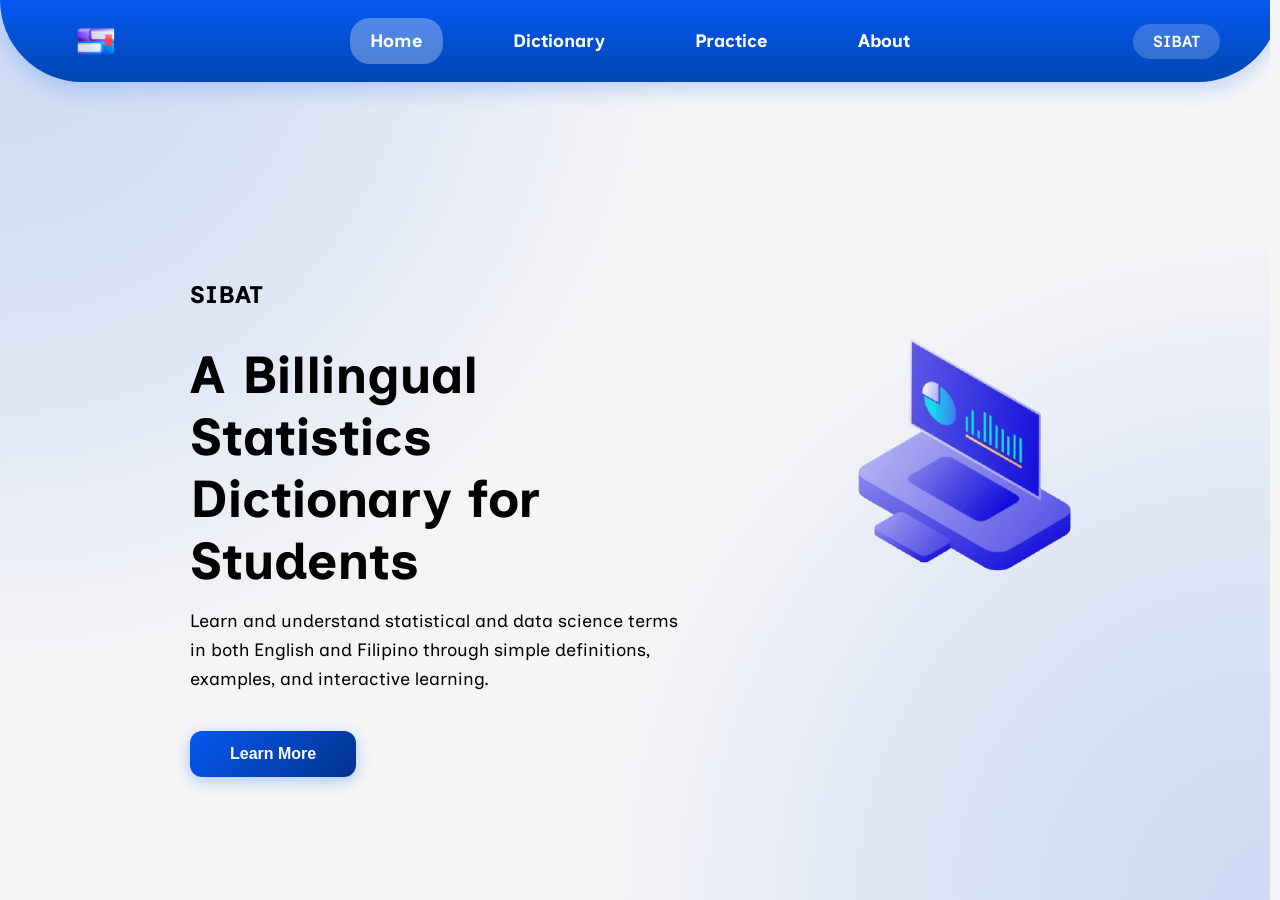
<file: index.html>
<!DOCTYPE html>
<html lang="en">
<head>
    <meta charset="UTF-8">
    <meta name="viewport" content="width=device-width, initial-scale=1.0">
    <title>SIBAT | A Billingual Statistics Dictionary for Students</title>
    <link rel="stylesheet" href="css/style.css">
    <link href="https://fonts.googleapis.com/css2?family=Inclusive-sans:wght@300;400;500;600;700&display=swap" rel="stylesheet">
    <script src="js/script.js"></script>
</head>
<body>
    <nav class="navbar home-navbar">
        <img src="images/logo.png" alt="Logo">

        <a href="index.html" class="active">Home</a>
        <a href="html/dictionary.html">Dictionary</a>
        <a href="html/quiz.html">Practice</a>
        <a href="html/about.html">About</a>
        <span class="demo-title">SIBAT</span>
    </nav>

    <div class="home-container">
        <div class="textarea">
            <h5>SIBAT</h5>
            <h1>A Billingual Statistics <br>
                Dictionary for Students
            </h1>
            <p>Learn and understand statistical and data science terms<br>
               in both English and Filipino through simple definitions,<br>
               examples, and interactive learning.
            </p>
            <button class="learnmore" onclick="window.location.href='html/dictionary.html'">Learn More</button>
        </div>
        <div class="imagearea">
            <img src="images/home-image.png" alt="Image">
        </div>
    </div>

    
</body>
</html>
</file>
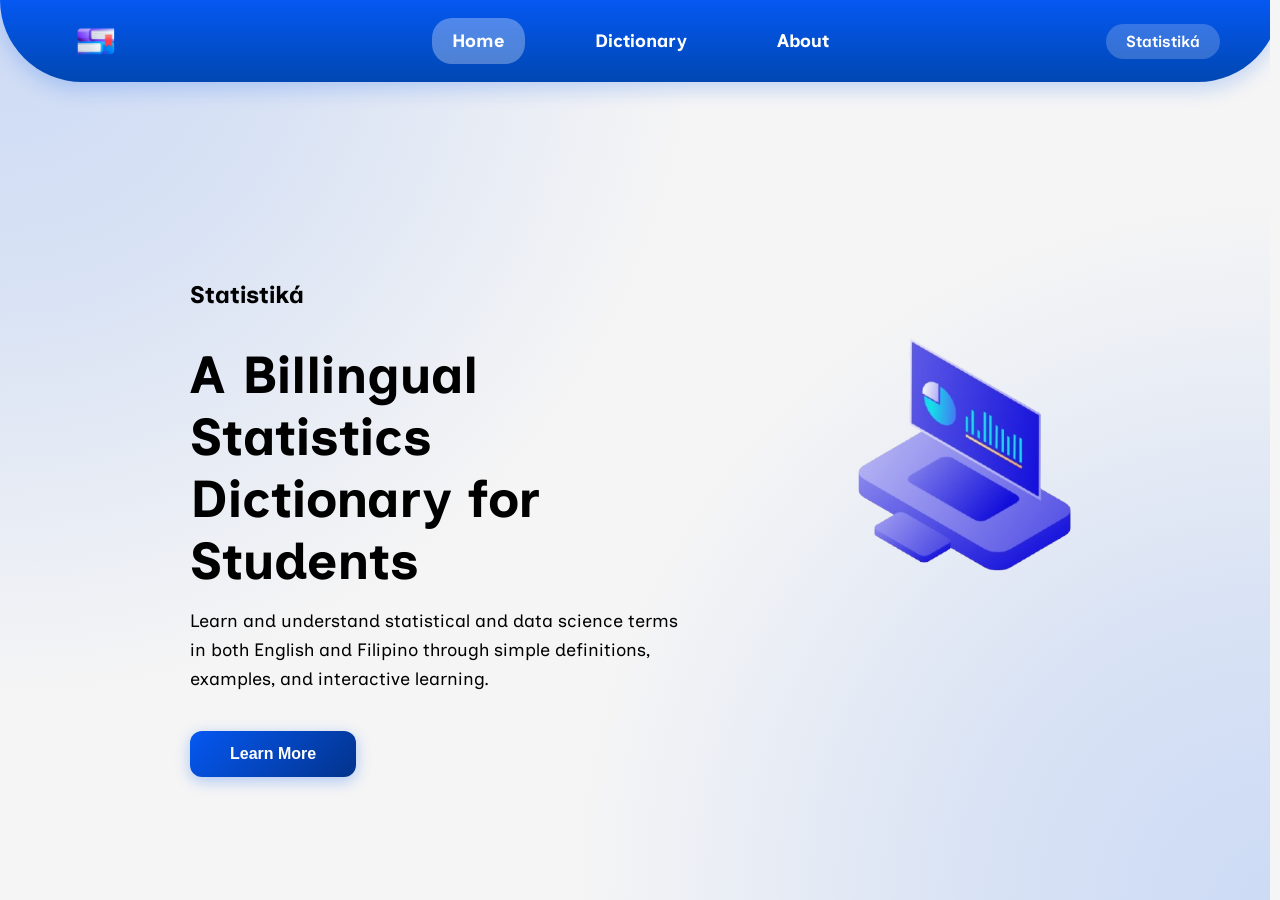
<file: home.html>
<!DOCTYPE html>
<html lang="en">
<head>
    <meta charset="UTF-8">
    <meta name="viewport" content="width=device-width, initial-scale=1.0">
    <title>Demo</title>
    <link rel="stylesheet" href="/css/style.css">
    <link href="https://fonts.googleapis.com/css2?family=Inclusive-sans:wght@300;400;500;600;700&display=swap" rel="stylesheet">
    <script src="/js/script.js" defer></script>
</head>
<body>
    <nav class="navbar home-navbar">
        <img src="/images/logo.png" alt="Logo">

        <a href="home.html" class="active">Home</a>
        <a href="/html/dictionary.html">Dictionary</a>
        <a href="/html/about.html">About</a>
        <span class="demo-title">Statistiká</span>
    </nav>

    <div class="home-container">
        <div class="textarea">
            <h5>Statistiká</h5>
            <h1>A Billingual Statistics <br>
                Dictionary for Students
            </h1>
            <p>Learn and understand statistical and data science terms<br>
               in both English and Filipino through simple definitions,<br>
               examples, and interactive learning.
            </p>
            <button class="learnmore" onclick="window.location.href='dictionary.html'">Learn More</button>
        </div>
        <div class="imagearea">
            <img src="/images/home-image.png" alt="Image">
        </div>
    </div>

    
</body>
</html>
</file>
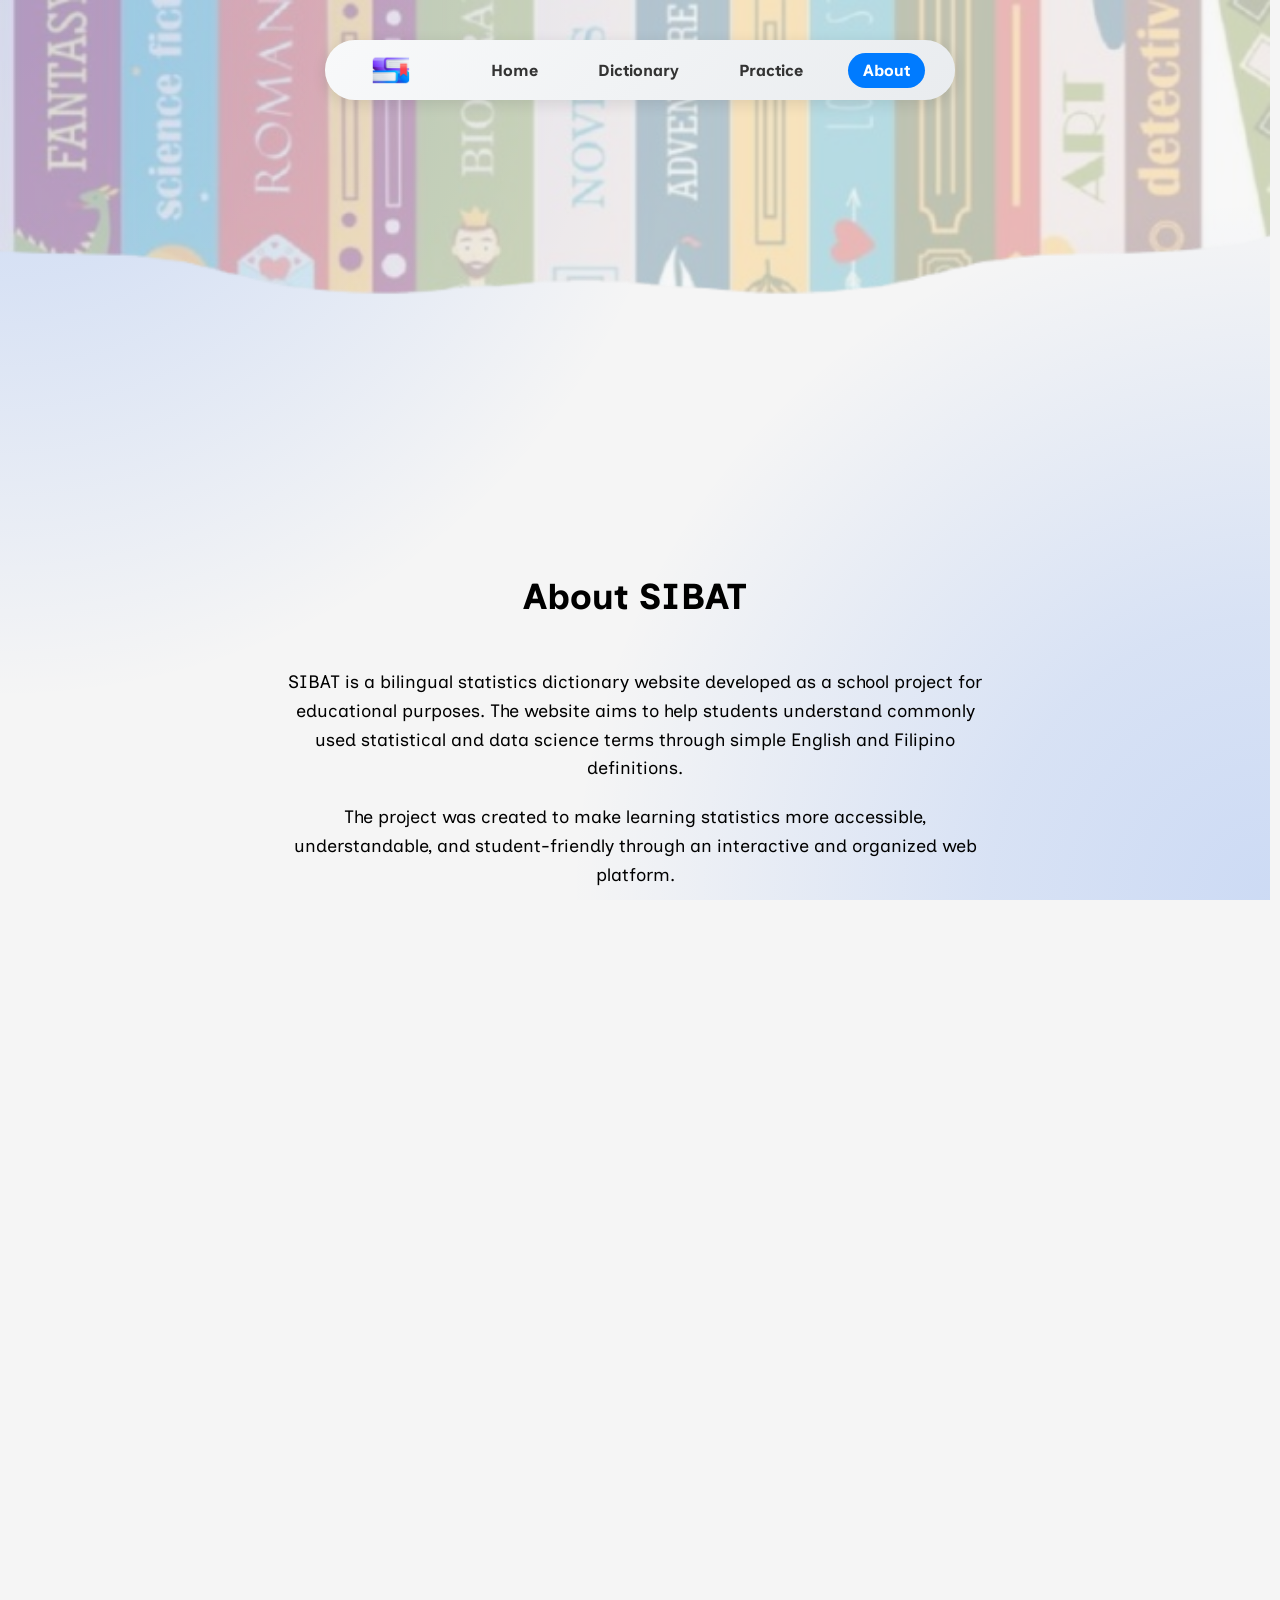
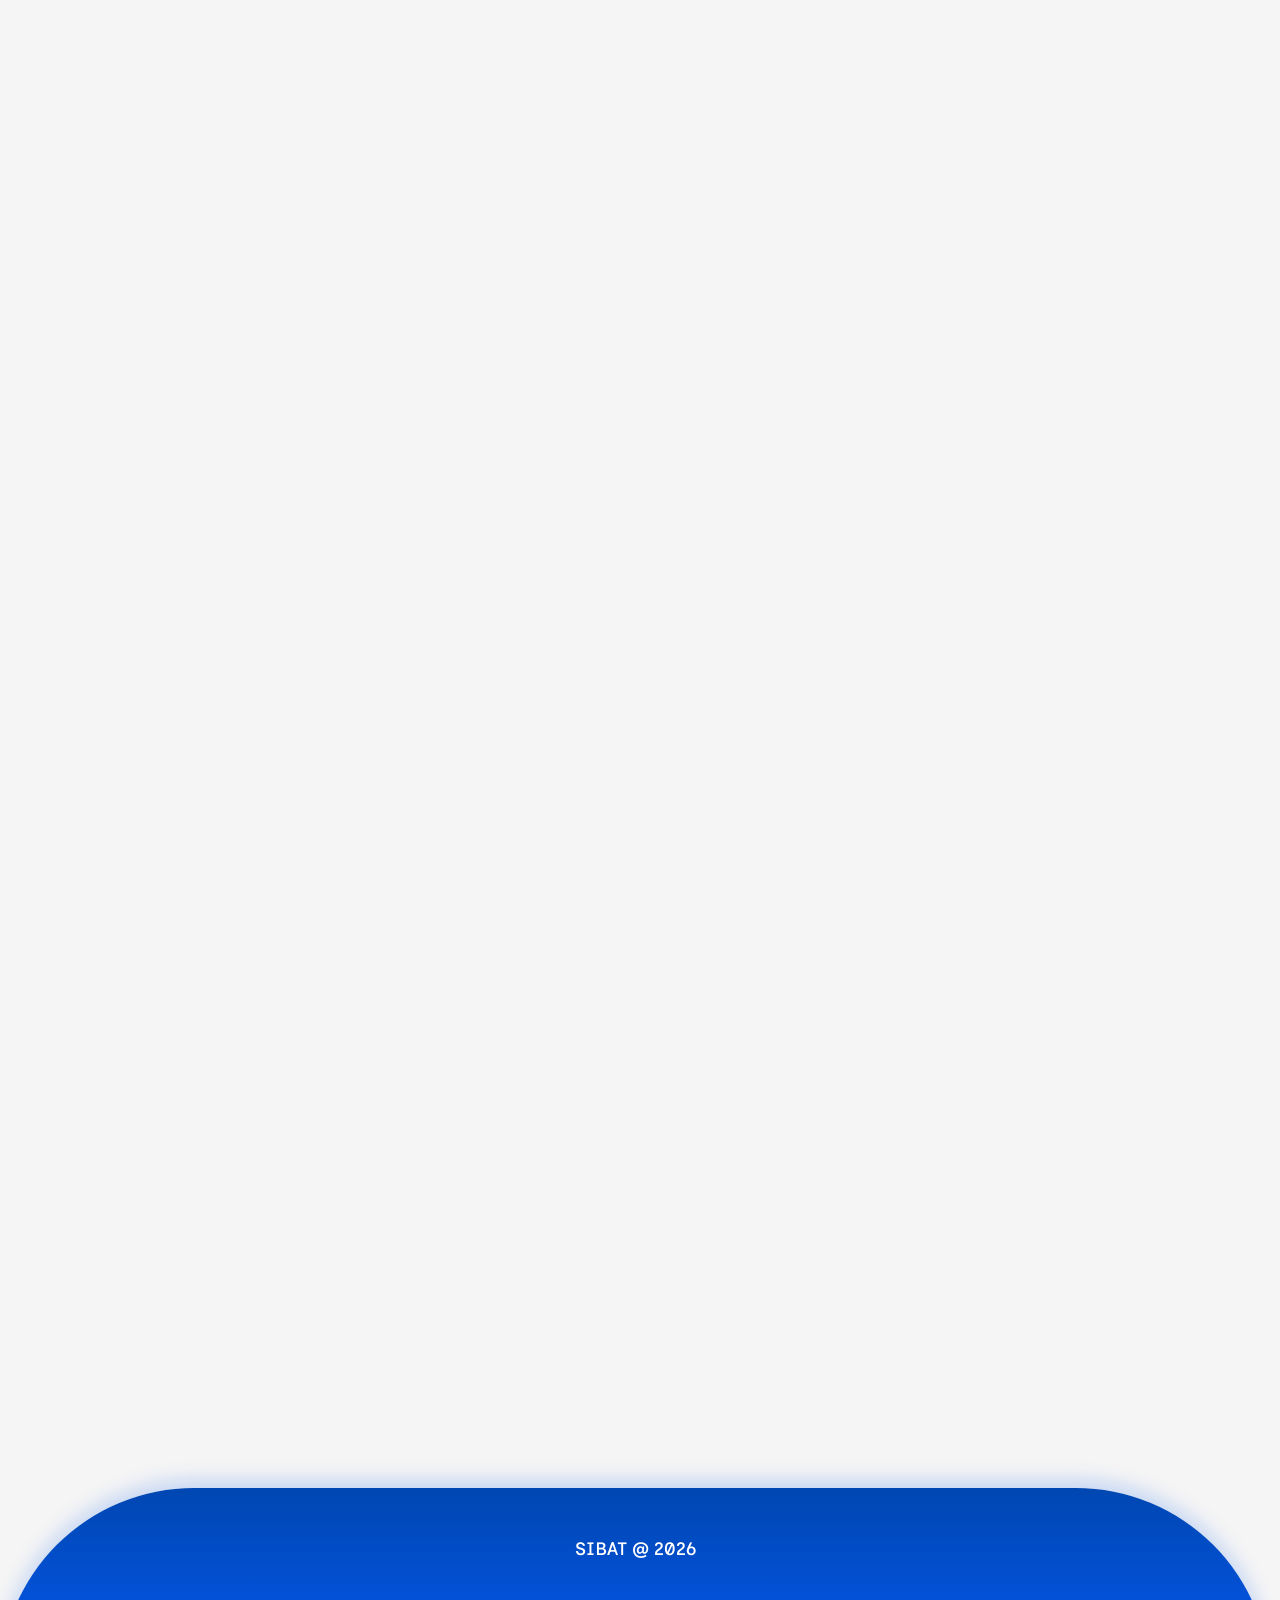
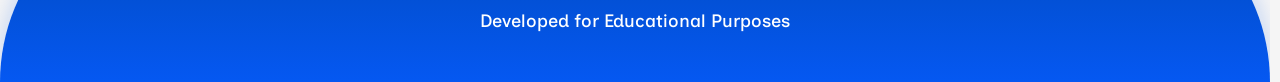
<file: html/about.html>
<!DOCTYPE html>
<html lang="en">
<head>
    <meta charset="UTF-8">
    <meta name="viewport" content="width=device-width, initial-scale=1.0">
    <title>About SIBAT</title>
    <link rel="stylesheet" href="../css/style.css">
    <link href="https://fonts.googleapis.com/css2?family=Inclusive-sans:wght@300;400;500;600;700&display=swap" rel="stylesheet">
</head>
<body>
    <nav class="navbar">
        <img src="../images/logo.png" alt="Logo">

        <a href="../index.html">Home</a>
        <a href="dictionary.html">Dictionary</a>
        <a href="quiz.html">Practice</a>
        <a href="about.html" class="active">About</a>
    </nav>
    
    <img id="books-bg" src="../images/books-bg.png" alt="bookdesign">
    <div class="about-demo animate-on-scroll slide-bottom">
        <h2>About SIBAT</h2>
        <p>SIBAT is a bilingual statistics dictionary website developed as a school project for educational purposes. The website aims to help students understand commonly used statistical and data science terms through simple English and Filipino definitions.</p>
        <p>The project was created to make learning statistics more accessible, understandable, and student-friendly through an interactive and organized web platform.</p>
    </div>
    <div class="objectives">
        <h2 class="animate-on-scroll slide-left">Objectives</h2>
        <div class="containers">
            <div class="obj-cards animate-on-scroll slide-left" id="blue-card">
                <img src="../images/icons/icon1.png" alt="icon">
                <p>To provide bilingual definitions of statistical terms</p>
            </div>
            <div class="obj-cards animate-on-scroll slide-top" id="green-card">
                <img src="../images/icons/icon2.png" alt="icon">
                <p>To help students understand statistics more easily</p>
            </div>
            <div class="obj-cards animate-on-scroll slide-right" id="yellow-card">
                <img src="../images/icons/icon3.png" alt="icon">
                <p>To organize statistical concepts into categories</p>
            </div>
            <div class="obj-cards animate-on-scroll slide-left" id="orange-card">
                <img src="../images/icons/icon4.png" alt="icon">
                <p>To create an interactive educational website</p>
            </div>
            <div class="obj-cards animate-on-scroll slide-right" id="purple-card">
                <img src="../images/icons/icon5.png" alt="icon">
                <p>To support learning using English and Filipino language</p>
            </div>
        </div>
    </div>

    <div class="purpose-card animate-on-scroll slide-bottom">
        <h2>Purpose of the Website</h2>
        <p>Many students find statistics difficult because of <br>
           technical and unfamiliar terminology. This website <br>
           serves as a learning aid that simplifies these terms <br>
           using clear explanations and bilingual translations.</p>
        <p id="paragraph">The platform also promotes easier navigation and <br>
            faster access to important statistical concepts.</p>
    </div>

    <footer class="footer"> 
        <p>SIBAT @ 2026</p>
        <p>Developed for Educational Purposes</p>
    </footer>

    <script src="/js/script.js"></script>
</body>
</html>
</file>
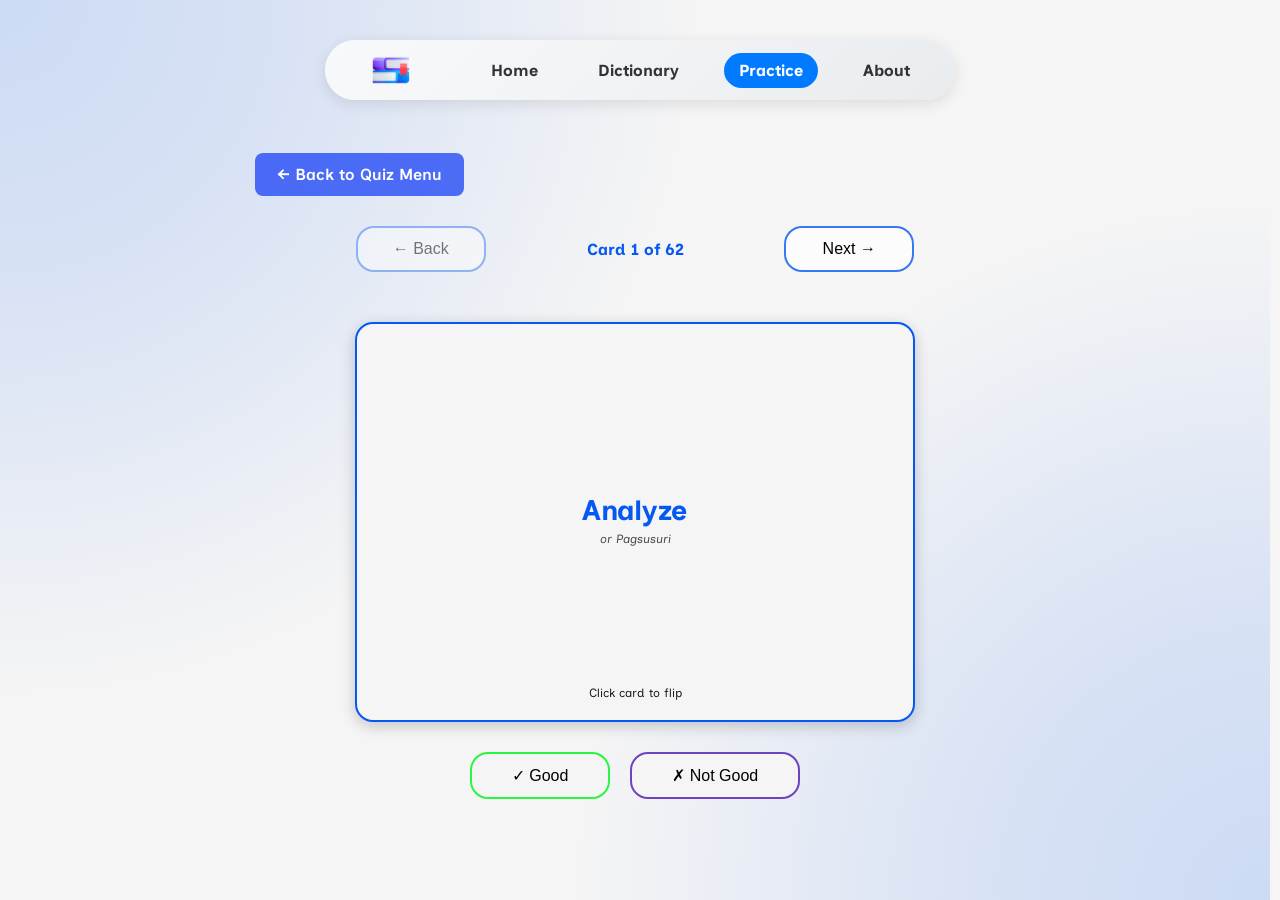
<file: html/flashcard.html>
<!DOCTYPE html>
<html lang="en">
<head>
    <meta charset="UTF-8">
    <meta name="viewport" content="width=device-width, initial-scale=1.0">
    <title>Flashcard Study - Dictionary Website</title>
    <link rel="stylesheet" href="../css/style.css">
    <link href="https://fonts.googleapis.com/css2?family=Inclusive-sans:wght@300;400;500;600;700&display=swap" rel="stylesheet">
    <style>
        
    </style>
</head>
<body>
    <nav class="navbar">
        <img src="../images/logo.png" alt="Logo">
        <a href="../index.html">Home</a>
        <a href="dictionary.html">Dictionary</a>
        <a href="quiz.html" class="active">Practice</a>
        <a href="about.html">About</a>
    </nav>

    <div class="flashcard-study-container">
        <a href="quiz.html" class="back-to-quiz-btn">← Back to Quiz Menu</a>
        <div class="flashcard-navigation">
            <button class="nav-arrow prev-btn">← Back</button>
            <div class="flashcard-progress">Card 1 of 30</div>
            <button class="nav-arrow next-btn">Next →</button>
        </div>
        
        <div class="flashcard-container">
            <div class="flashcard-inner">
                <div class="flashcard-front">
                    <p>Loading flashcard...</p>
                </div>
                <div class="flashcard-back">
                    <p>Loading flashcard...</p>
                </div>
            </div>
        </div>

        <div class="flashcard-rating">
            <button class="rating-btn good-btn">✓ Good</button>
            <button class="rating-btn bad-btn">✗ Not Good</button>
        </div>
    </div>

    <script src="../js/flashcard.js"></script>
</body>
</html>
</file>
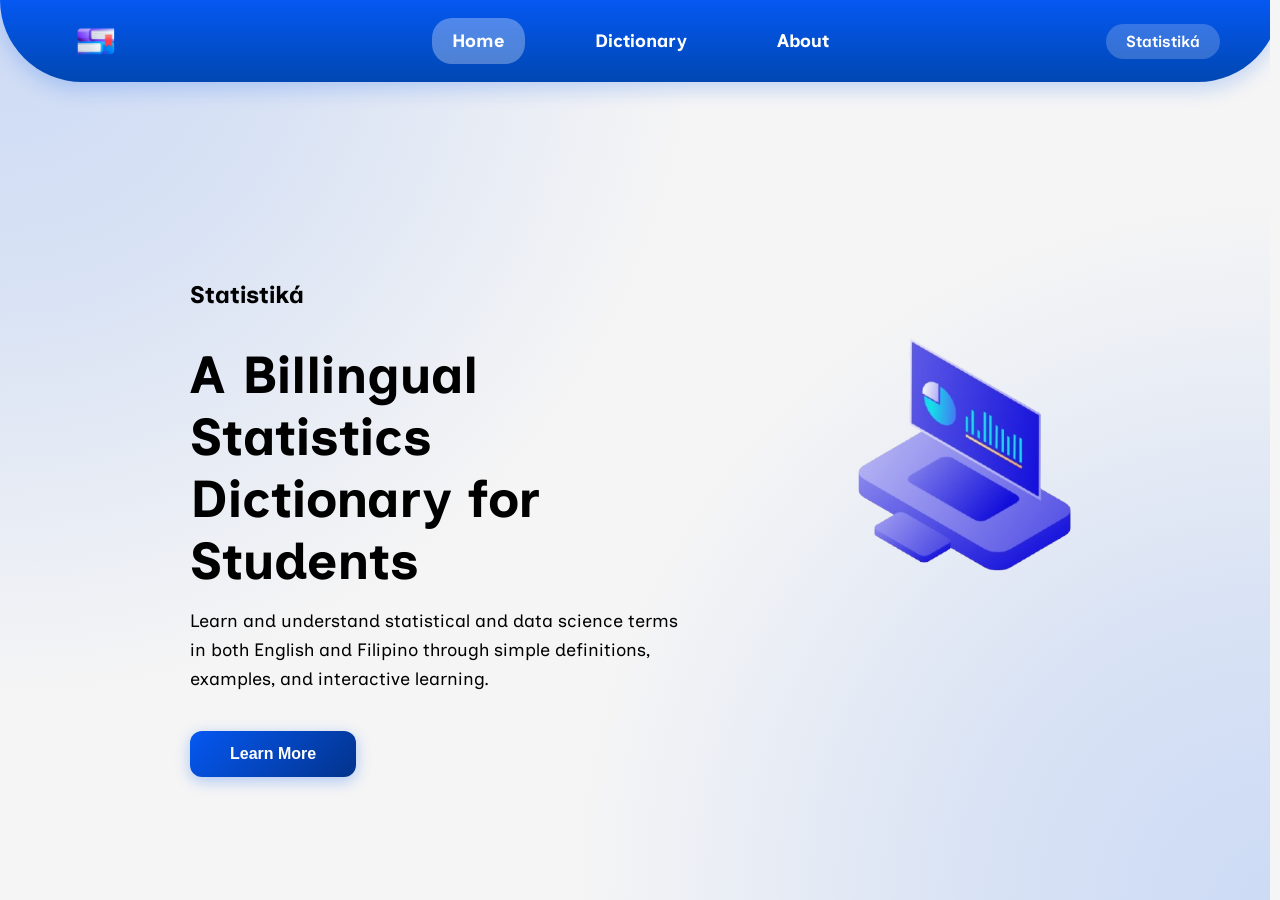
<file: html/home.html>
<!DOCTYPE html>
<html lang="en">
<head>
    <meta charset="UTF-8">
    <meta name="viewport" content="width=device-width, initial-scale=1.0">
    <title>Demo</title>
    <link rel="stylesheet" href="/css/style.css">
    <link href="https://fonts.googleapis.com/css2?family=Inclusive-sans:wght@300;400;500;600;700&display=swap" rel="stylesheet">
    <script src="/js/script.js" defer></script>
</head>
<body>
    <nav class="navbar home-navbar">
        <img src="/images/logo.png" alt="Logo">

        <a href="home.html" class="active">Home</a>
        <a href="dictionary.html">Dictionary</a>
        <a href="about.html">About</a>
        <span class="demo-title">Statistiká</span>
    </nav>

    <div class="home-container">
        <div class="textarea">
            <h5>Statistiká</h5>
            <h1>A Billingual Statistics <br>
                Dictionary for Students
            </h1>
            <p>Learn and understand statistical and data science terms<br>
               in both English and Filipino through simple definitions,<br>
               examples, and interactive learning.
            </p>
            <button class="learnmore" onclick="window.location.href='dictionary.html'">Learn More</button>
        </div>
        <div class="imagearea">
            <img src="/images/home-image.png" alt="Image">
        </div>
    </div>

    
</body>
</html>
</file>
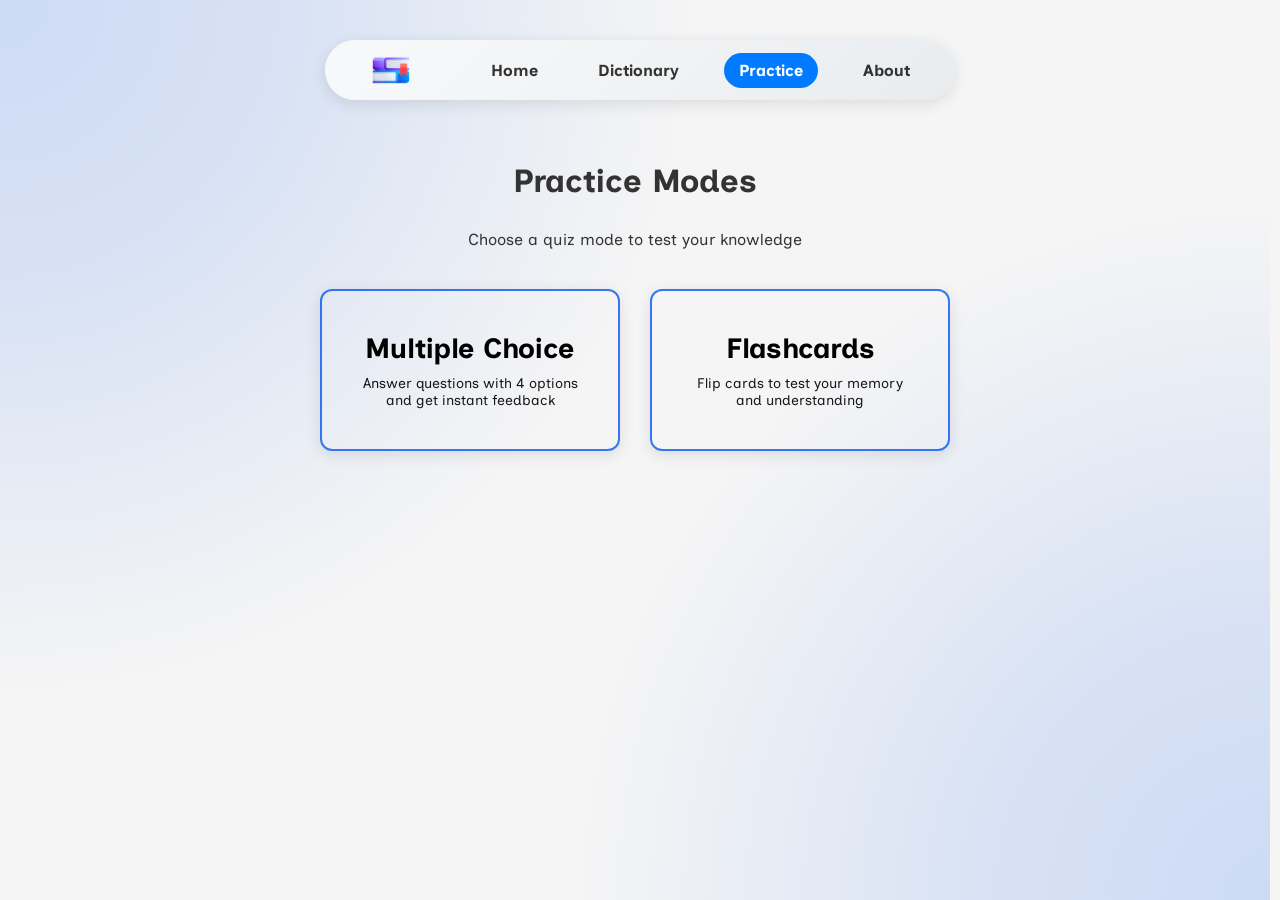
<file: html/quiz.html>
<!DOCTYPE html>
<html lang="en">
<head>
    <meta charset="UTF-8">
    <meta name="viewport" content="width=device-width, initial-scale=1.0">
    <title>Practice</title>
    <link rel="stylesheet" href="../css/style.css">
    <link href="https://fonts.googleapis.com/css2?family=Inclusive-sans:wght@300;400;500;600;700&display=swap" rel="stylesheet">
</head>
<body>
    <nav class="navbar">
        <img src="../images/logo.png" alt="Logo">

        <a href="../index.html">Home</a>
        <a href="dictionary.html">Dictionary</a>
        <a href="quiz.html" class="active">Practice</a>
        <a href="about.html">About</a>
    </nav>

    <h1>Practice Modes</h1>
    <p>Choose a quiz mode to test your knowledge</p>

    <div class="quiz-mode-container">
        <a href="mcq.html">
            <div class="quiz-card">
                <h2>Multiple Choice</h2>
                <p>Answer questions with 4 options and get instant feedback</p>
            </div>
        </a>

        <a href="flashcard.html">
            <div class="quiz-card">
                <h2>Flashcards</h2>
                <p>Flip cards to test your memory and understanding</p>
            </div>
        </a>
    </div>
</body>
</html>
</file>
<file: css/style.css>
/* General Styles */
html {
  scrollbar-gutter: stable;
}

* {
  margin: 0;
  padding: 0;
  box-sizing: border-box;
}

body {
  font-family: 'Inclusive-sans', sans-serif;
  background-color: #f5f5f5;
  color: #333;
  min-height: 80vh;
  background-image:
      radial-gradient(circle at top left,
            rgba(5, 88, 242, 0.17) 0%,
            rgba(5, 88, 242, 0.12) 18%,
            transparent 45%),

      radial-gradient(circle at bottom right,
            rgba(5, 88, 242, 0.17) 0%,
            rgba(5, 88, 242, 0.12) 18%,
            transparent 45%);
  background-size: cover;
  background-repeat: no-repeat;
  background-position: center;
  background-attachment: fixed;
}

/* Scrollbar Styling */
::-webkit-scrollbar {
  width: 10px;
}

::-webkit-scrollbar-track {
  background: #f1f1f1;
}

::-webkit-scrollbar-thumb {
  background: linear-gradient(180deg, #0558F2 0%, #0047B2 100%);
  border-radius: 10px;
  transition: background 0.3s ease;
}

::-webkit-scrollbar-thumb:hover {
  background: linear-gradient(180deg, #0047B2 0%, #003399 100%);
}

/* Navigation */

/* Header */
h1 {
  text-align: center;
  margin: 30px 0;
  margin-top: 18vh;
  color: #333;
}

h1 + p {
  text-align: center;
}

/* Filter Area */
.filterarea {
  display: flex;
  gap: 10px;
  justify-content: center;
  margin: 20px;
  flex-wrap: wrap;
}

.filterarea select,
.filterarea input {
  padding: 12px 16px;
  border: 1px solid #ddd;
  border-radius: 24px;
  border-color: #007bff;
  font-size: 16px;
  width: 240px;
  transition: all 0.3s ease;
}

.filterarea input:focus,
.filterarea select:focus {
  outline: none;
  border-color: #007bff;
  box-shadow: 0 0 0 3px rgba(0, 123, 255, 0.25);
}

.filterarea select {
  appearance: none;
  background-image: url("data:image/svg+xml;charset=UTF-8,%3csvg xmlns='http://www.w3.org/2000/svg' viewBox='0 0 24 24' fill='none' stroke='%23007bff' stroke-width='2'%3e%3cpolyline points='6 9 12 15 18 9'%3e%3c/polyline%3e%3c/svg%3e");
  background-repeat: no-repeat;
  background-position: right 12px center;
  background-size: 16px;
  padding-right: 38px;
}

.filterarea select option {
  padding: 10px 15px;
  margin: 5px 0;
  background-color: white;
  color: #333;
  font-size: 16px;
  border: none;
}

.filterarea select option:checked {
  background: linear-gradient(#007bff, #007bff);
  background-color: #007bff;
  color: white;
  font-weight: 600;
}

.filterarea input.search {
  width: 250px;
}

/* Dictionary Container */
#dictionary-container {
  display: grid;
  grid-template-columns: repeat(auto-fill, minmax(250px, 1fr));
  gap: 20px;
  padding: 30px;
  max-width: 1200px;
  margin: 0 auto;
  overflow: hidden;
}

/* Card Styles */
.card {
  background-color: rgba(37, 100, 235, 0.2);
  padding: 30px;
  border-radius: 24px;
  box-shadow: 0 2px 8px rgba(0, 0, 0, 0.1);
  text-decoration: none;
  color: inherit;
  transition: transform 0.3s, box-shadow 0.3s;
  cursor: pointer;
  animation: fadeInRight 0.8s ease-out;
}

.card:hover {
  transform: translateY(-5px);
  border-color: #007bff;
  box-shadow: 0 4px 12px rgba(5, 88, 242, 0.763);
}

.card h2 {
  color: #0a53f1;
  font-size: 18px;
  margin-bottom: 10px;
}

.card p {
  color: #000000;
  font-size: 14px;
  font-style: italic;
}

/* Pagination */
#pagination-container {
  display: flex;
  justify-content: center;
  padding: 0 20px;
}

.pagination {
  display: flex;
  gap: 8px;
  flex-wrap: wrap;
  justify-content: center;
  margin: 40px 0;
}

.pagination button {
  padding: 10px 14px;
  border: 2px solid #0558F2;
  background-color: white;
  color: #0558F2;
  border-radius: 100px;
  cursor: pointer;
  font-size: 14px;
  font-weight: 600;
  transition: all 0.3s ease;
  min-width: 42px;
  text-align: center;
  box-shadow: 0 2px 4px rgba(5, 88, 242, 0.1);
}

.pagination button:hover:not(:disabled) {
  background: linear-gradient(135deg, #0558F2 0%, #0047B2 100%);
  color: white;
  border-color: #0047B2;
  transform: translateY(-2px);
  box-shadow: 0 4px 12px rgba(5, 88, 242, 0.3);
}

.pagination button:disabled {
  color: #ccc;
  cursor: not-allowed;
  background-color: #f0f0f0;
  border-color: #ddd;
  box-shadow: none;
}

.pagination button.active {
  background: linear-gradient(135deg, #0558F2 0%, #0047B2 100%);
  color: white;
  border-color: #0047B2;
  font-weight: 700;
  box-shadow: 0 6px 16px rgba(5, 88, 242, 0.4);
}

/* Details Container */

#detail-container {
  max-width: 800px;
  margin: 30px auto;
  padding: 35px;
  background-color: white;
  border-radius: 18px;
  box-shadow: 0 2px 8px rgba(0, 0, 0, 0.1);
  border: 1px solid rgba(5, 88, 242, 0.1);
  transition: all 0.3s ease;
  margin-top: 20vh;
  animation: fadeInTop 0.6s ease-out;
  overflow: hidden;
}

#detail-container:hover {
  box-shadow: 0 8px 24px rgba(0, 0, 0, 0.12);
  border-color: rgb(5, 88, 242);
}

#detail-container a {
    color: #070707;
    text-decoration: none;
    font-weight: 600;
    transition: all 0.3s;
    margin-bottom: 12px;
    display: inline-block;
}

#detail-container a:hover {
  color: #003d99;
  text-decoration: underline;
}

#detail-container h1 {
  color: #0558F2;
  margin-bottom: 10px;
  margin-top: 15px;
  font-size: 28px;
  font-weight: 700;
}

#detail-container #filipino {
  color: #666;
  font-size: 18px;
  margin-bottom: 20px;
  text-align: center;
  font-style: italic;
  padding: 12px;
  background-color: rgba(5, 88, 242, 0.05);
  border-radius: 12px;
}

#detail-container .category {
  display: inline-block;
  background: linear-gradient(135deg, rgba(5, 88, 242, 0.2) 0%, rgba(5, 88, 242, 0.1) 100%);
  color: #0558F2;
  padding: 12px 24px;
  border-radius: 20px;
  font-size: 14px;
  margin-bottom: 0px;
  margin-top: 24px;
  font-weight: 600;
  border: 1px solid rgba(5, 88, 242, 0.2);
  transition: all 0.3s ease;
}

#detail-container .category:hover {
  cursor: default;
  transform: translateY(-3px);
  background: linear-gradient(135deg, rgba(5, 88, 242, 0.3) 0%, rgba(5, 88, 242, 0.2) 100%);
  box-shadow: 0 4px 12px rgba(5, 88, 242, 0.15);
}

#detail-container section {
  margin: 25px 0;
  padding: 20px 0;
  border-bottom: 1px solid rgba(5, 88, 242, 0.1);
}

#detail-container section:last-child {
  border-bottom: none;
}

#detail-container section h3 {
  color: #0f0f0f;
  margin-bottom: 15px;
  font-size: 24px;
  font-weight: 700;
}

#detail-container section h3 .english {
  font-style: italic;
  color: #0b0b0b;
  font-size: 0.9em;
}

#detail-container section p,
#detail-container section li {
  line-height: 1.8;
  color: #000000;
}

#detail-container section img {
  max-width: 100%;
  height: auto;
  margin-top: 15px;
  margin-bottom: 15px;
  border-radius: 12px;
}

#detail-container section ol {
  padding-left: 20px;
  margin-bottom: 15px;
}

#detail-container section ol li {
  margin-bottom: 8px;
}

#detail-container section ul {
  padding-left: 20px;
  margin-bottom: 15px;
}

#detail-container section ul li {
  margin-bottom: 8px;
}

#detail-container code {
  background-color: #f4f4f4;
  padding: 2px 6px;
  border-radius: 3px;
  font-family: 'Courier New', monospace;
}

/* Details Header */
header {
  max-width: 800px;
  margin: 20px auto;
  padding: 0 20px;
}

header a {
  color: #007bff;
  text-decoration: none;
  font-weight: 500;
  transition: color 0.3s;
}

header a:hover {
  color: #0056b3;
}

/* Home Page */
.home-container {
  display: flex;
  align-items: center;
  justify-content: space-between;
  padding: 40px 60px;
  gap: 40px;
  margin-top: 10vh;
  overflow: hidden;
}

.textarea {
  flex: 1;
  display: flex;
  flex-direction: column;
  justify-content: center;
  align-items: flex-start;
  text-align: left;
  animation: fadeInLeft 0.6s ease-out;
}

.imagearea {
  flex: 1;
  display: flex;
  align-items: center;
  justify-content: center;
  animation: fadeInRight 0.6s ease-out;
}

.navbar {
  display: flex;
  align-items: center;
  justify-content: center;
  gap: 30px;
  padding: 10px 30px;
  background: linear-gradient(135deg, #f8f9fa 0%, #e9ecef 100%);
  border-radius: 50px;
  margin: 20px auto;
  max-width: fit-content;
  box-shadow: 0 4px 15px rgba(0, 0, 0, 0.1);
  position: fixed;
  top: 20px;
  left: 50%;
  transform: translateX(-50%);
  z-index: 1000;
}

.navbar img {
  height: 40px;
  width: auto;
  order: -1;
  margin-right: 20px;
}

.navbar a {
  text-decoration: none;
  color: #333;
  font-weight: 700;
  transition: color 0.3s;
  padding: 8px 15px;
  border-radius: 20px;
}

.navbar a:hover {
  color: #007bff;
  background-color: rgba(0, 123, 255, 0.1);
}

.navbar a.active {
  color: white;
  background-color: #007bff;
  font-weight: 700;
}

.home-navbar {
  width: 100%;
  max-width: 100% !important;
  justify-content: center;
  gap: 50px;
  padding: 18px 60px;
  margin: 0 !important;
  background: linear-gradient(180deg, #0558F2 0%, #0047B2 100%);
  border-radius: 0 0 500px 500px;
  box-shadow: 0 8px 20px rgba(5, 88, 242, 0.2);
  position: fixed;
  top: 0;
  z-index: 1000;
}

.home-navbar a {
  color: white;
  font-weight: 700;
  font-size: 18px;
  padding: 12px 20px;
}

.home-navbar img {
  position: absolute;
  left: 60px;
  height: 40px;
  width: auto;
}

.home-navbar a:hover {
  color: white;
  background-color: rgba(255, 255, 255, 0.2);
}

.home-navbar a.active {
  color: white;
  background-color: rgba(255, 255, 255, 0.3);
}

.home-navbar .demo-title {
  margin-left: auto;
  position: absolute;
  right: 60px;
  color: white;
  background-color: rgba(255, 255, 255, 0.2);
}

.demo-title {
  margin-left: auto;
  font-weight: 600;
  color: #0558F2;
  font-size: 16px;
  padding: 8px 20px;
  background-color: rgba(5, 88, 242, 0.1);
  border-radius: 20px;
}
 
.learnmore {
  padding: 14px 40px;
  background: linear-gradient(135deg, #0558F2 0%, #03338C 100%);
  color: white;
  font-size: 16px;
  font-weight: 600;
  border: none;
  border-radius: 12px;
  cursor: pointer;
  transition: all 0.3s ease;
  margin-top: 18px;
  box-shadow: 0 4px 15px rgba(5, 88, 242, 0.3);
}

.learnmore:hover {
  background: linear-gradient(135deg, #03338C 0%, #0558F2 100%);
  transform: translateY(-5px);
  box-shadow: 0 6px 20px rgba(5, 88, 242, 0.4);
}

.learnmore:active {
  transform: translateY(0);
}

.imagearea img {
  max-width: 700px;
  width: 100%;
  height: auto;
}

.textarea {
  max-width: 800px;
  margin-left: 130px;
}

.textarea h1 {
  font-size: 52px;
  color: #000000;
  margin-bottom: 15px;
  text-align: left;
  margin-top: 15px;
}

.textarea h5 {
  color: #000000;
  font-size: 24px;
  margin-top: 150px;
  margin-bottom: 20px;
}

.textarea p {
  color: #000000;
  font-size: 18px;
  max-width: 100%;
  text-align: left;
  margin-bottom: 20px;
  line-height: 1.6;
  letter-spacing: 6%;
}

/* Quiz Page Styles */
.quiz-mode-container {
  display: flex;
  justify-content: center;
  gap: 30px;
  padding: 40px 20px;
  flex-wrap: wrap;
  overflow: hidden;
}

.quiz-mode-container a {
  text-decoration: none;
}

.quiz-card {
  padding: 40px;
  border-radius: 12px;
  text-align: center;
  cursor: pointer;
  transition: transform 0.3s ease, box-shadow 0.3s ease;
  width: 100%;
  max-width: 300px;
  box-shadow: 0 4px 15px rgba(0, 0, 0, 0.1);
  color: rgb(0, 0, 0);
  border: 2px solid rgba(5, 88, 242, 0.8);
  animation: fadeInBottom 0.6s ease-out;
}

.quiz-card:hover {
  border: 2px solid #0558F2;
  box-shadow: 0 4px 12px rgba(5, 88, 242, 0.8);
  transform: translateY(-2px);
  transition: all 0.3s ease;
}

.quiz-card h2 {
  font-size: 28px;
  margin: 0 0 10px 0;
}

.quiz-card p {
  margin: 0;
  font-size: 14px;
  opacity: 0.9;
}

/* Flashcard Page */
.flashcard-study-container {
  max-width: 800px;
  margin: 40px auto;
  padding: 0 20px;
  margin-top: 17vh;
  overflow: hidden;
}

.flashcard-navigation {
  display: flex;
  justify-content: space-between;
  align-items: center;
  margin-bottom: 30px;
  gap: 20px;
  padding: 20px;
}

.nav-arrow {
  background: #f5f5f5;
  color: #000000;
  border: 2px solid #0558F2;
  padding: 10px 20px;
  border-radius: 18px;
  cursor: pointer;
  font-size: 14px;
  transition: all 0.3s ease;
  outline: none;
  -webkit-tap-highlight-color: transparent;
  white-space: nowrap;
  width: 130px;
  text-align: center;
  flex: 0 0 130px;
  margin: 0px auto;
}

.nav-arrow:hover:not(:disabled) {
  background: #e8f0ff;
  border-color: #0558F2;
  box-shadow: 0 4px 12px rgba(5, 88, 242, 0.3);
  transform: translateY(-2px);
}

.nav-arrow:disabled {
  opacity: 0.5;
  cursor: not-allowed;
}

.flashcard-progress {
  text-align: center;
  color: #0558F2;
  font-weight: bold;
  white-space: nowrap;
}

.flashcard-container {
  perspective: 1000px;
  margin: 0px auto;
  padding: 0 20px;
  height: 400px;
  max-width: 600px;
  transition: box-shadow 0.3s ease;
  pointer-events: auto;
}

.flashcard-container.slide-out-left {
  animation: slideOutLeft 0.4s ease-out forwards;
}

.flashcard-container.slide-in-right {
  animation: slideInRight 0.4s ease-out forwards;
}

.flashcard-container.slide-out-right {
  animation: slideOutRight 0.4s ease-out forwards;
}

.flashcard-container.slide-in-left {
  animation: slideInLeft 0.4s ease-out forwards;
}

.flashcard-container:hover .flashcard-front,
.flashcard-container:hover .flashcard-back {
  box-shadow: 0 8px 25px rgba(5, 88, 242, 0.3);
}

.flashcard-inner {
  position: relative;
  width: 100%;
  height: 100%;
  transition: transform 0.6s;
  transform-style: preserve-3d;
}

.flashcard-container.flipped .flashcard-inner {
  transform: rotateY(180deg);
}

.flashcard-front,
.flashcard-back {
  position: absolute;
  width: 100%;
  height: 100%;
  background:  #f5f5f5;
  color: #0558F2;
  border: 2px solid #0558F2;
  border-radius: 18px;
  display: flex;
  flex-direction: column;
  align-items: center;
  justify-content: center;
  padding: 40px;
  box-sizing: border-box;
  cursor: pointer;
  transform-style: preserve-3d;
  box-shadow: 0 4px 15px rgba(0, 0, 0, 0.2);
  outline: none;
  user-select: none;
  backface-visibility: hidden;
  top: 0;
  left: 0;
}

.flashcard-back {
  transform: rotateY(180deg);
}

.flashcard-inner:not(.flipped) .flashcard-back {
  pointer-events: none;
}

.flashcard-inner.flipped .flashcard-front {
  pointer-events: none;
}

.flashcard-content {
  text-align: center;
}

.flashcard-content h2 {
  margin: 0 0 1 0px 0;
  font-size: 28px;
}

.flashcard-content h3 {
  margin: 0  0 10px 0;
}

.flashcard-content h4 {
  margin: 10px 0 5px 0;
  font-size: 14px;  
}

.flashcard-content p {
  margin: 5px  0;
  font-size: 16 px;
  color: #000000;
}

.flashcard-hint {
  font-size: 12px;
  opacity: 0.7; 
  margin-top: 10px;
  font-style: italic;
  color: #000000;
}

.flip-hint {
  position: absolute;
  bottom: 20px; 
  font-size: 12px ;
  opacity: 0.9; 
  color: #000000;
}

.flashcard-rating {
  display: flex;  
  justify-content: center;
  gap: 20px;
  margin-top: 30px; 
}

.rating-btn {
  padding: 12px 40px; 
  border: none; 
  border-radius: 8px; 
  cursor: pointer;  
  font-size: 16px;  
  transition: all 0.3s ease;
  outline: none;
  -webkit-tap-highlight-color: transparent;
}

.rating-btn:disabled {
  opacity: 0.6;
  cursor: not-allowed;
}

/* Results Buttons Spacing */
.flashcard-study-container > div > div:last-child > a,
.quiz-content-wrapper > div > div:last-child > a {
  margin: 10px 8px;
  display: inline-block;
}

.good-btn {
  background: #f5f5f5;
  color: rgb(0, 0, 0); 
  border: 2px solid #29F641;
  border-radius: 18px;
  margin-bottom: 10px;
}

.good-btn:hover {
    border-color: #07d11f;
    box-shadow: 0 4px 12px rgba(40, 167, 69, 0.763);
    transform: translateY(-5px);
}

.good-btn.marked {
  background: #29F641;
  border: 2px solid #29F641;
}

.bad-btn {
  background: #f5f5f5;
  color: rgb(0, 0, 0);
  border: 2px solid #6f42c1;
  border-radius: 18px;
  margin-bottom: 10px;
}

.bad-btn:hover {
  border-color: #7f53c1;
  box-shadow: 0 4px 12px rgba(111, 66, 193, 0.763);
  transform: translateY(-5px);
}

.bad-btn:disabled {
  opacity: 0.6;
  cursor: not-allowed;
}

.bad-btn.marked {
  background: #6f42c1;  
  border: 2px solid #fff  ; 
}

/* Multiple Choice Page */
.quiz-content-wrapper {
  max-width: 700px;
  margin: 40px auto;
  padding: 0 20px;
  margin-top: 17vh;
  overflow: hidden;
}

.back-to-quiz-btn {
  display: inline-block;
  margin-bottom: 10px;
  padding: 10px 20px;
  background: #244bf7ca;
  color: white;
  text-decoration: none;
  border-radius: 8px;
  font-weight: 600;
  transition: all 0.3s ease;
  border: 2px solid transparent;
}

.back-to-quiz-btn:hover {
  background: #1c3bec;
  transform: translateX(-3px);
  box-shadow: 0 4px 12px rgba(38, 72, 227, 0.4);
}

.quiz-container {
  max-width: 700px;
  padding: 20px;
  background: white;
  border-radius: 12px;
  box-shadow: 0 4px 15px rgba(0, 0, 0, 0.1);
  border: 2px solid #0558f2ca;
  animation: fadeInRight 0.6s ease-out;
  overflow: hidden;
}

.question-number {
  color: #3c5df0;
  font-weight: bold;
  margin-bottom: 10px;
}

.question {
  font-size: 20px;
  font-weight: 500;
  margin: 20px 0;
  color: #000000;
}

.options {
  display: flex;
  flex-direction: column;
  gap: 12px;
  margin: 30px 0;
  }

.option {
  padding: 15px 20px;
  border: 2px solid #0558f2ca;
  background: white;
  border-radius: 8px;
  cursor: pointer;
  transition: all 0.3s ease;
  text-align: left;
  font-size: 16px;
}

.option:nth-child(1) {
  border-color: #1bd847;
}

.option:nth-child(2) {
  border-color: #0558f2ca;
}

.option:nth-child(3) {
  border-color: #ff7300;
}

.option:nth-child(4) {
  border-color: #6219ea;
}

.option:nth-child(1):hover:not(:disabled) {
  border-color: #07d11f;
  box-shadow: 0 4px 12px rgba(40, 167, 69, 0.5);
  transform: translateY(-5px);
}

.option:nth-child(2):hover:not(:disabled) {
  border-color: #055fe8;
  box-shadow: 0 4px 12px rgba(5, 88, 242, 0.5);
  transform: translateY(-5px);
}

.option:nth-child(3):hover:not(:disabled) {
  border-color: #ff7300;
  box-shadow: 0 4px 12px rgba(255, 115, 0, 0.5);
  transform: translateY(-5px);
}

.option:nth-child(4):hover:not(:disabled) {
  border-color: #7f53c1;
  box-shadow: 0 4px 12px rgba(127, 83, 193, 0.5);
  transform: translateY(-5px);
}

.option.correct {
  border-color: #28a745;
  background: #d4edda;
  color: #155724;
}

.option.incorrect {
  border-color: #dc3545;
  background: #f8d7da;
  color: #721c24;
}

.option:disabled {
  cursor: not-allowed;
}

.prev-btn {
  padding: 12px 30px;
  background: #fcfcfc;
  color: rgb(0, 0, 0);
  border: 2px solid #0558f2ca;
  border-radius: 18px;
  font-size: 16px;
  cursor: pointer;
  transition: background 0.3s ease;
  width: 100%;
}

.prev-btn:hover:not(:disabled) {
  border: 2px solid #0558F2;
  box-shadow: 0 4px 12px rgba(5, 88, 242, 0.3);
  transform: translateY(-2px);
  transition: all 0.3s ease;
}

.prev-btn:disabled {
  opacity: 0.5;
  cursor: not-allowed;
}

.next-btn {
  padding: 12px 30px;
  background: #fcfcfc;
  color: rgb(0, 0, 0);
  border: 2px solid #0558f2ca;
  border-radius: 18px;
  font-size: 16px;
  cursor: pointer;
  transition: background 0.3s ease;
  width: 100%;
}

.next-btn:hover:not(:disabled) {
  border: 2px solid #0558F2;
  box-shadow: 0 4px 12px rgba(5, 88, 242, 0.3);
  transform: translateY(-2px);
  transition: all 0.3s ease;
}

.next-btn:disabled {
  opacity: 0.5;
  cursor: not-allowed;
}

/* About Page */
#books-bg {
  position: absolute;
  top: 0;
  left: 0;
  width: 100%;
  height: auto;
  z-index: -1;
  opacity: 0.3;
}

.about-demo {
  max-width: 800px;
  margin: 0px auto;
  padding: 80px 40px;
  margin-top: 55vh;
  overflow: hidden;
}

.about-demo h2 {
    color: #000000;
    margin-bottom: 50px;
    text-align: center;
    font-size: 36px;
}

.about-demo p {
    color: #000000;
    font-size: 18px;
    max-width: 100%;
    text-align: center;
    margin-bottom: 20px;
    line-height: 1.6;
    letter-spacing: 4%;
}

.objectives {
    max-width: 1200px;
    margin: 0px auto;
    margin-top: 20vh;
    padding: 80px 30px;
}

.objectives h2 {
    color: #000000;
    margin-bottom: 50px;
    text-align: center;
    font-size: 36px;
}

.objectives .containers {
    display: grid;
    grid-template-columns: repeat(6, 1fr);
    gap: 40px;
    width: 100%;
    max-width: 1200px;
    margin: 0 auto;
    overflow: hidden;
}

#blue-card {
  grid-column: 1 / 3;
}

#green-card {
  grid-column: 3 / 5;
}

#yellow-card {
  grid-column: 5 / 7;
}

#orange-card {
  grid-column: 2 / 4;
}

#purple-card {
  grid-column: 4 / 6;
}

.obj-cards {
    display: flex;
    flex-direction: column;
    align-items: center;
    justify-content: center;
    box-sizing: border-box;
    padding: 40px 30px;
    background-color: #f9f9f9;
    border-radius: 24px;
    box-shadow: 0 2px 8px rgba(0, 0, 0, 0.1);
    min-height: 280px;
    margin: 20px 10px;
}

#orange-card, #purple-card {
  display: flex;
  flex-direction: column;
  justify-content: center;
  align-items: center;
}

.obj-cards img {
    width: 60px;
    height: auto;
    margin-bottom: 18px;
}

.obj-cards p {
    color: #000000;
    font-size: 18px;
    max-width: 100%;
    text-align: center;
    margin-bottom: 20px;
}

#blue-card {
    color: #0558F2;
    border: 2px solid #0558F2;
    flex: 1;
    min-width: 250px;
    transition: all 0.3s ease;
}

#blue-card:hover {
    border-color: #055fe8;
    box-shadow: 0 4px 12px rgba(5, 88, 242, 0.763);
    transform: translateY(-5px);
}

#blue-card p {
    color: #0558F2;
}

#green-card {
    color: #29F641;
    border: 2px solid #29F641;
    flex: 1;
    min-width: 250px;
    transition: all 0.3s ease;
}

#green-card:hover {
    border-color: #07d11f;
    box-shadow: 0 4px 12px rgba(40, 167, 69, 0.763);
    transform: translateY(-5px);
}

#green-card p {
    color: #28a745;
}

#yellow-card {
    color: #adb605;
    border: 2px solid #D9E31F;
    flex: 1;
    min-width: 250px;
    transition: all 0.3s ease;
}

#yellow-card:hover {
    border-color: #e3e706;
    box-shadow: 0 4px 12px rgba(255, 193, 7, 0.763);
    transform: translateY(-5px);
}

#yellow-card p {
    color: #ffc107;
}

#orange-card {
    color: #EB8525;
    border: 2px solid #EB8525;
    flex: 1;
    min-width: 250px;
    transition: all 0.3s ease;
}

#orange-card:hover {
    border-color: #ff784e;
    box-shadow: 0 4px 12px rgba(255, 87, 34, 0.763);
    transform: translateY(-5px);
}

#orange-card p {
    color: #ff5722;
}

#purple-card {
    color: #6f42c1;
    border: 2px solid #0558F2;
    flex: 1;
    min-width: 250px;
    transition: all 0.3s ease;
}

#purple-card:hover {
    border-color: #7f53c1;
    box-shadow: 0 4px 12px rgba(111, 66, 193, 0.763);
    transform: translateY(-5px);
}

#purple-card p {
    color: #6f42c1;
}

.purpose-card {
    color: #000000;
    border: 2px solid #150ee7;
    transition: all 0.3s ease;
    border-radius: 24px;
    display: flex;
    flex-direction: column;
    justify-content: center;
    align-items: center;
    min-height: 35vh;
    width: 650px;
    max-width: 55%;
    margin: 20vh auto;
    padding: 40px;
    overflow: hidden;
}

.purpose-card:hover {
    border-color: #0047B2;
    box-shadow: 0 8px 24px rgba(21, 14, 231, 0.3);
    transform: translateY(-5px);
}

.purpose-card h2 {
    color: #150ee7;
    font-size: 24px;
    margin: 20px auto;
    letter-spacing: 3%;
}

.purpose-card p {
    color: #000000;
    font-size: 18px;
    max-width: 100%;
    text-align: center;
    margin-bottom: 20px;
    letter-spacing: 2%;
}

.purpose-card #paragraph {
  margin-bottom: 50px;
}

.footer {
  display: flex;
  align-items: center;
  justify-content: center;
  flex-direction: column;
  gap: 50px;
  padding: 50px 60px;
  background: linear-gradient(180deg, #0047B2 0%, #0558F2 100%);
  border-radius: 500px 500px 0 0;
  box-shadow: 0 -8px 20px rgba(5, 88, 242, 0.2);
  position: relative;
  width: 100%;
  margin-top: 50vh;
}

.footer p {
  font-size: 18px;
  color: #fff;
  font-weight: 500;
  margin: 0;
}

/* Responsive Design */
@media (max-width: 768px) {
  body {
    overflow-x: hidden;
  }

  #dictionary-container {
    grid-template-columns: repeat(auto-fill, minmax(150px, 1fr));
    gap: 15px;
    padding: 15px;
  }

  #home-nav {
    flex-direction: column;
    gap: 10px;
    margin: 10px auto;
  }

  #home-nav a:nth-last-child(1) {
    margin-left: 0;
  }

  .filterarea {
    flex-direction: column;
    padding: 0 15px;
  }

  .filterarea select,
  .filterarea input.search {
    min-width: 100%;
  }

  #details-container {
    margin: 15px;
    padding: 15px;
  }

  .textarea {
    max-width: 100% !important;
    grid-column: 1 / -1;
    text-align: left;
  }

  .imagearea {
    max-width: 100% !important;
    grid-column: 1 / -1;
  }

  .textarea h1 {
    font-size: 24px;
  }

  .pagination button {
    padding: 8px 12px;
    font-size: 12px;
  }

  /* Home Page Mobile */
  .home-container {
    flex-direction: column;
    padding: 20px;
    gap: 20px;
    margin-top: 20vh;
  }

  .textarea {
    margin-left: 0 !important;
    max-width: 100%;
  }

  .textarea h5 {
    margin-top: 20px;
    font-size: 18px;
  }

  .textarea h1 {
    font-size: 28px;
    margin-top: 10px;
  }

  .textarea p {
    font-size: 14px;
  }

  .imagearea img {
    max-width: 100%;
  }

  /* Navbar Mobile */
  .navbar {
    position: fixed;
    width: 90%;
    gap: 10px;
    padding: 10px 15px;
    border-radius: 30px;
    font-size: 12px;
  }

  .navbar a {
    padding: 6px 10px;
    font-size: 12px;
  }

  .navbar img {
    height: 30px;
    margin-right: 10px;
  }

  .home-navbar {
    gap: 20px;
    padding: 15px 30px;
    border-radius: 0 0 300px 300px;
  }

  .home-navbar a {
    font-size: 14px;
    padding: 8px 15px;
  }

  .home-navbar img {
    height: 30px;
    left: 30px;
  }

  .home-navbar .demo-title {
    right: 30px;
    font-size: 12px;
    padding: 6px 12px;
  }

  /* Details Page Mobile */
  #detail-container {
    max-width: 90%;
    padding: 15px;
    margin: 20vh auto 30px;
  }

  #detail-container h1 {
    font-size: 20px;
  }

  #detail-container section h3 {
    font-size: 18px;
  }

  #detail-container section p,
  #detail-container section li {
    font-size: 14px;
    line-height: 1.8;
  }

  /* Objectives Mobile */
  .objectives {
    padding: 40px 15px;
    margin-top: 10vh;
  }

  .objectives h2 {
    font-size: 24px;
    margin-bottom: 30px;
  }

  .objectives .containers {
    grid-template-columns: 1fr;
    gap: 20px;
    max-width: 100%;
    overflow: hidden;
  }

  #blue-card,
  #green-card,
  #yellow-card,
  #orange-card,
  #purple-card {
    grid-column: auto;
  }

  .obj-cards {
    padding: 30px 20px;
    min-height: auto;
  }

  /* Purpose Card Mobile */
  .purpose-card {
    width: 90%;
    max-width: 100%;
    min-height: 30vh;
    margin: 20vh auto;
    padding: 20px;
  }

  .purpose-card h2 {
    font-size: 18px;
  }

  .purpose-card p {
    font-size: 14px;
  }

  /* Footer Mobile */
  .footer {
    padding: 30px 20px;
    gap: 20px;
    margin-top: 30vh;
  }

  .footer p {
    font-size: 14px;
    margin: 0;
  }

  /* About Page Mobile */
  .about-demo {
    padding: 40px 15px;
    margin-top: 15vh;
  }

  .about-demo h2 {
    font-size: 24px;
  }

  .about-demo p {
    font-size: 14px;
  }

  #books-bg {
    opacity: 0.1;
  }

  h1 {
    margin-top: 12vh;
    font-size: 24px;
  }

  .learnmore {
    padding: 12px 30px;
    font-size: 14px;
  }

  .flashcard-navigation {
    display: flex;
    justify-content: space-between;
    align-items: center;
    margin-bottom: 20px;
    gap: 10px;
    padding: 10px;
  }

  .nav-arrow {
    padding: 6px 10px;
    font-size: 10px;
    width: 70px;
    flex: 0 0 70px;
    border-radius: 12px;
    margin: 0;
  }

  .flashcard-progress {
    font-size: 12px;
    flex: 1;
  }

  .flashcard-container {
    height: 300px;
    max-width: 100%;
    padding: 0 10px;
  }

  .flashcard-rating {
    display: flex;
    flex-direction: column;
    gap: 12px;
    margin-top: 20px;
  }

  .rating-btn {
    padding: 10px 20px;
    font-size: 14px;
    width: 100%;
  }

  /* Results Buttons Mobile Spacing */
  .flashcard-study-container > div > div:last-child > a,
  .quiz-content-wrapper > div > div:last-child > a {
    display: block;
    margin: 12px auto !important;
    width: 80%;
    max-width: 300px;
    padding: 12px 20px !important;
    border-radius: 18px !important;
  }

  /* MCQ Result Container Spacing */
  .quiz-container > div > div:last-child {
    display: flex;
    flex-direction: column;
    gap: 12px;
    margin-top: 20px;
  }

  .quiz-container > div > div:last-child > a {
    display: block;
    margin: 6px auto !important;
    width: 85%;
    max-width: 320px;
    padding: 12px 20px !important;
    border-radius: 18px !important;
  }
}

/* Tablet Landscape and Medium Screens (768px - 1024px) */
@media (min-width: 769px) and (max-width: 1024px) {
  #dictionary-container {
    grid-template-columns: repeat(auto-fill, minmax(200px, 1fr));
    gap: 20px;
    padding: 25px;
  }

  .card {
    padding: 25px;
  }

  .home-container {
    padding: 30px 40px;
    gap: 30px;
    flex-direction: column;
    align-items: center;
  }

  .textarea {
    max-width: 100%;
    margin-left: 0;
  }

  .textarea h1 {
    font-size: 36px;
  }

  .textarea p {
    font-size: 16px;
  }

  .imagearea img {
    max-width: 500px;
  }

  .navbar {
    width: auto;
    gap: 20px;
    padding: 12px 25px;
  }

  .navbar a {
    font-size: 14px;
    padding: 8px 12px;
  }

  .home-navbar {
    gap: 40px;
    padding: 20px 50px;
  }

  .home-navbar a {
    font-size: 16px;
  }

  h1 {
    font-size: 32px;
    margin-top: 12vh;
  }

  #detail-container {
    max-width: 90%;
    padding: 25px;
    margin: 15vh auto 30px;
  }

  .objectives {
    padding: 60px 25px;
    margin-top: 15vh;
  }

  .objectives h2 {
    font-size: 32px;
  }

  .objectives .containers {
    grid-template-columns: repeat(2, 1fr);
  }

  .purpose-card {
    width: 80%;
    min-height: 45vh;
    margin: 20vh auto;
  }

  .filterarea {
    gap: 15px;
  }

  .filterarea select,
  .filterarea input {
    width: 220px;
  }

  .flashcard-rating {
    display: flex;
    justify-content: center;
    gap: 20px;
    flex-direction: row;
  }

  .rating-btn {
    padding: 12px 40px;
    width: auto;
  }
}

/* Small Tablets and Large Phones (600px - 768px) */
@media (min-width: 481px) and (max-width: 768px) {
  #dictionary-container {
    grid-template-columns: repeat(auto-fill, minmax(180px, 1fr));
    gap: 15px;
    padding: 20px;
  }

  .card {
    padding: 25px;
  }

  .card h2 {
    font-size: 16px;
  }

  .card p {
    font-size: 13px;
  }

  .home-container {
    padding: 25px 30px;
    gap: 20px;
    flex-direction: column;
    margin-top: 15vh;
  }

  .textarea h1 {
    font-size: 32px;
  }

  .textarea h5 {
    font-size: 20px;
    margin-top: 60px;
  }

  .textarea p {
    font-size: 15px;
  }

  .imagearea img {
    max-width: 100%;
  }

  .navbar {
    width: 85%;
    gap: 15px;
    padding: 10px 15px;
  }

  .navbar a {
    font-size: 13px;
    padding: 7px 11px;
  }

  .home-navbar {
    gap: 30px;
    padding: 18px 40px;
  }

  .home-navbar a {
    font-size: 15px;
    padding: 9px 15px;
  }

  h1 {
    font-size: 28px;
    margin-top: 13vh;
  }

  #detail-container {
    max-width: 90%;
    padding: 20px;
    margin: 18vh auto 25px;
  }

  #detail-container h1 {
    font-size: 22px;
  }

  #detail-container section h3 {
    font-size: 19px;
  }

  .objectives {
    padding: 50px 20px;
    margin-top: 12vh;
  }

  .objectives h2 {
    font-size: 28px;
    margin-bottom: 25px;
  }

  .objectives .containers {
    grid-template-columns: 1fr;
    gap: 18px;
  }

  .obj-cards {
    padding: 35px 25px;
  }

  .purpose-card {
    width: 85%;
    min-height: 35vh;
    margin: 18vh auto;
    padding: 20px;
  }

  .purpose-card h2 {
    font-size: 20px;
  }

  .filterarea {
    flex-direction: column;
    gap: 12px;
    padding: 0 15px;
  }

  .filterarea select,
  .filterarea input {
    width: 100%;
  }
}

/* Extra Small Phones (max-width: 480px) */
@media (max-width: 480px) {

  body {
    overflow-x: hidden;
  }

  #dictionary-container {
    grid-template-columns: 1fr;
    gap: 12px;
    padding: 12px;
  }

  .card {
    padding: 20px;
  }

  .card h2 {
    font-size: 15px;
  }

  .card p {
    font-size: 12px;
  }

  .home-container {
    padding: 15px 15px;
    gap: 15px;
    flex-direction: column;
    margin-top: 20vh;
  }

  .textarea {
    margin-left: 0;
  }

  .textarea h5 {
    margin-top: 40px;
    font-size: 16px;
  }

  .textarea h1 {
    font-size: 24px;
    margin-top: 10px;
    line-height: 1.4;
  }

  .textarea p {
    font-size: 13px;
    line-height: 1.5;
  }

  .imagearea img {
    max-width: 100%;
  }

  .navbar {
    width: 95%;
    gap: 8px;
    padding: 8px 10px;
    border-radius: 20px;
    top: 10px;
  }

  .navbar img {
    height: 25px;
    margin-right: 5px;
  }

  .navbar a {
    padding: 5px 8px;
    font-size: 11px;
    border-radius: 15px;
  }

  .home-navbar {
    gap: 0px;
    padding: 12px 12px;
    border-radius: 0 0 200px 200px;
  }

  .home-navbar a {
    font-size: 12px;
    padding: 7px 8px;
  }

  .home-navbar img {
    height: 25px;
    left: 20px;
  }

  .home-navbar .demo-title {
    right: 20px;
    font-size: 10px;
    padding: 5px 8px;
  }

  h1 {
    font-size: 20px;
    margin-top: 15vh;
  }

  #detail-container {
    max-width: 95%;
    padding: 12px;
    margin: 22vh auto 20px;
  }

  #detail-container h1 {
    font-size: 18px;
  }

  #detail-container section h3 {
    font-size: 16px;
  }

  #detail-container section p,
  #detail-container section li {
    font-size: 12px;
    line-height: 1.6;
  }

  .objectives {
    padding: 30px 12px;
    margin-top: 8vh;
  }

  .objectives h2 {
    font-size: 22px;
    margin-bottom: 20px;
  }

  .objectives .containers {
    grid-template-columns: 1fr;
    gap: 15px;
    max-width: 100%;
  }

  .obj-cards {
    padding: 25px 15px;
    min-height: auto;
  }

  .obj-cards img {
    width: 50px;
  }

  .obj-cards p {
    font-size: 13px;
  }

  .purpose-card {
    width: 95%;
    max-width: 100%;
    min-height: 40vh;
    margin: 15vh auto 20px;
    padding: 15px;
  }

  .purpose-card h2 {
    font-size: 16px;
    margin: 10px auto;
  }

  .purpose-card p {
    font-size: 12px;
    margin-bottom: 15px;
  }

  .footer {
    padding: 20px 15px;
    gap: 15px;
    margin-top: 20vh;
  }

  .footer p {
    font-size: 12px;
  }

  .about-demo {
    padding: 30px 12px;
    margin-top: 20vh;
  }

  .about-demo h2 {
    font-size: 20px;
  }

  .about-demo p {
    font-size: 12px;
  }

  .learnmore {
    padding: 10px 25px;
    font-size: 12px;
    margin-top: 15px;
  }

  .filterarea {
    flex-direction: column;
    gap: 10px;
    padding: 0 10px;
    margin: 10px 0;
  }

  .filterarea select,
  .filterarea input {
    width: 100%;
    padding: 12px 15px;
    font-size: 14px;
  }

  .flashcard-navigation {
    display: flex;
    justify-content: space-between;
    align-items: center;
    margin-bottom: 20px;
    gap: 10px;
    padding: 10px;
  }

  .nav-arrow {
    padding: 6px 10px;
    font-size: 10px;
    width: 70px;
    flex: 0 0 70px;
    border-radius: 12px;
    margin: 0;
  }

  .flashcard-progress {
    font-size: 12px;
    flex: 1;
  }

  .flashcard-container {
    height: 300px;
    max-width: 100%;
    padding: 0 10px;
  }

  .flashcard-rating {
    display: flex;
    flex-direction: column;
    gap: 12px;
    margin-top: 20px;
  }

  .rating-btn {
    padding: 10px 20px;
    font-size: 14px;
    width: 100%;
  }

  #books-bg {
    opacity: 0.05;
  }
}

.animate-on-scroll {
    opacity: 0;          
    transition: all 1.6s cubic-bezier(0.16, 1, 0.3, 1);
}

.animate-on-scroll.slide-left.visible {
    opacity: 1;
    transform: translateX(0);
    transition: all 1.6s cubic-bezier(0.19, 1, 0.22, 1);
    transition-delay: 0.1s;
}

.animate-on-scroll.slide-left {
    transform: translateX(-120px);
}

.animate-on-scroll.slide-right.visible {
    opacity: 1;
    transform: translateX(0);
    transition: all 1.6s cubic-bezier(0.19, 1, 0.22, 1);
    transition-delay: 0.1s;
}

.animate-on-scroll.slide-right {
    transform: translateX(120px); 
}

.animate-on-scroll.slide-top.visible {
    opacity: 1;
    transform: translateY(0);
    transition: all 1.6s cubic-bezier(0.19, 1, 0.22, 1);
    transition-delay: 0.1s;
}

.animate-on-scroll.slide-top {
    transform: translateY(-120px);
}

.animate-on-scroll.slide-bottom.visible {
    opacity: 1;
    transform: translateY(0);
    transition: all 1.6s cubic-bezier(0.19, 1, 0.22, 1);
    transition-delay: 0.1s;
}

.animate-on-scroll.slide-bottom {
    transform: translateY(120px);
}

@keyframes fadeInLeft {
  from {
    opacity: 0;
    transform: translateX(-40px);
  }
  to {
    opacity: 1;
    transform: translateX(0);
  }
}

@keyframes fadeInRight {
  from {
    opacity: 0;
    transform: translateX(40px);
  }
  to {
    opacity: 1;
    transform: translateX(0);
  }
}

@keyframes fadeInTop {
  from {
    opacity: 0;
    transform: translateY(-40px);
  }
  to {
    opacity: 1;
    transform: translateY(0);
  }
}

@keyframes fadeInBottom {
  from {
    opacity: 0;
    transform: translateY(40px);
  }
  to {
    opacity: 1;
    transform: translateY(0);
  }
}

@keyframes slideOutLeft {
  from {
    opacity: 1;
    transform: translateX(0);
  }
  to {
    opacity: 0;
    transform: translateX(-100px);
  }
}

@keyframes slideInRight {
  from {
    opacity: 0;
    transform: translateX(100px);
  }
  to {
    opacity: 1;
    transform: translateX(0);
  }
}

@keyframes slideOutRight {
  from {
    opacity: 1;
    transform: translateX(0);
  }
  to {
    opacity: 0;
    transform: translateX(100px);
  }
}

@keyframes slideInLeft {
  from {
    opacity: 0;
    transform: translateX(-100px);
  }
  to {
    opacity: 1;
    transform: translateX(0);
  }
}
</file>
